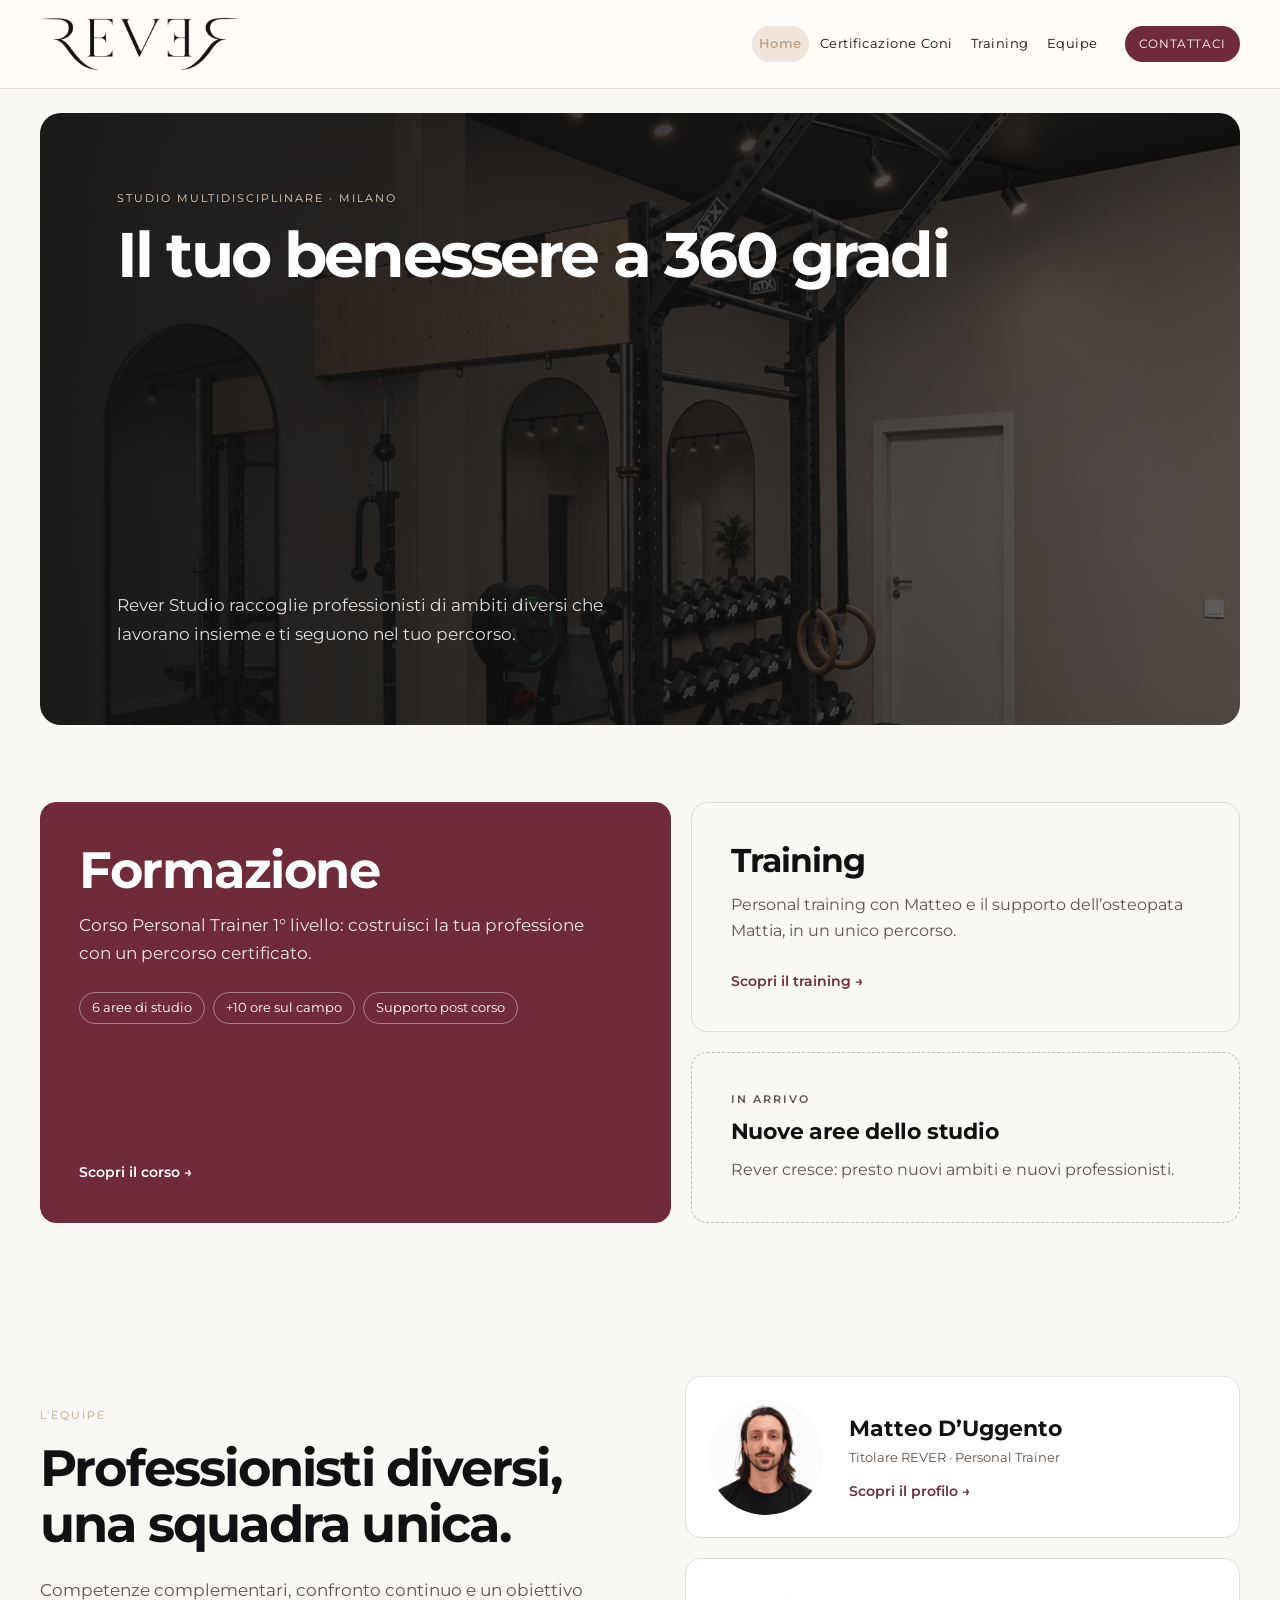
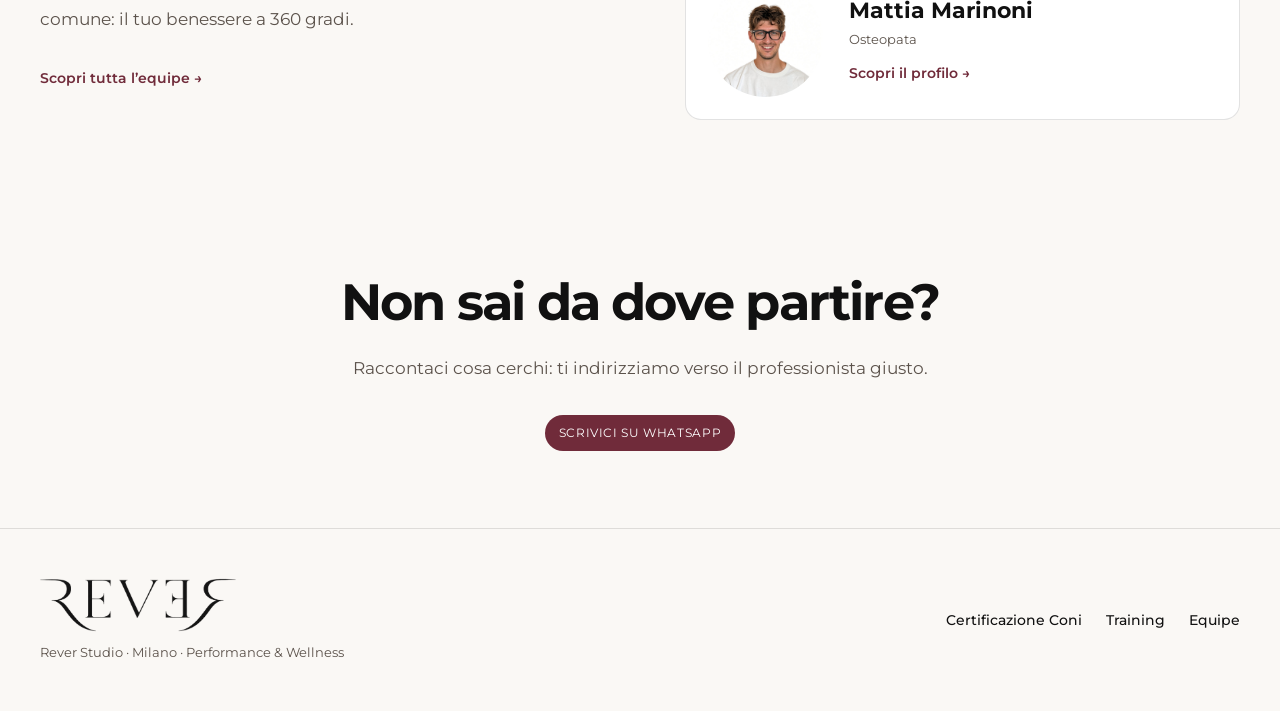
<file: index.html>
<!DOCTYPE html>
<html lang="it">
<head>
  <meta charset="UTF-8" />
  <meta name="viewport" content="width=device-width, initial-scale=1" />
  <title>Studio Rever — Equipe multidisciplinare a Milano</title>
  <meta name="description" content="Rever Studio a Milano: un’equipe multidisciplinare tra formazione certificata CONI, personal training e osteopatia." />
  <link rel="icon" type="image/svg+xml" href="images/favicon.svg" />
  <link rel="preconnect" href="https://fonts.googleapis.com" />
  <link rel="preconnect" href="https://fonts.gstatic.com" crossorigin />
  <link href="https://fonts.googleapis.com/css2?family=Montserrat:wght@400;500;600;700" rel="stylesheet" />
  <link rel="stylesheet" href="css/style.css" />
</head>
<body>
  <header class="nav">
    <div class="nav-bar">
      <a class="brand" href="#top">
        <span class="brand-logo" role="img" aria-label="Rever"><img src="images/rever-logo.png" alt="" /></span>
      </a>
      <nav class="nav-links" aria-label="Principale">
        <a href="index.html" class="active" aria-current="page">Home</a>
        <a href="formazione.html">Certificazione Coni</a>
        <a href="training.html">Training</a>
        <a href="index.html#salute" hidden>Salute</a>
        <a href="index.html#beauty" hidden>Beauty</a>
        <a href="equipe.html">Equipe</a>
        <a href="index.html#approfondimenti" hidden>Approfondimenti</a>
      </nav>
      <div class="nav-actions">
        <a class="cta" href="https://wa.me/39XXXXXXXXXX" target="_blank" rel="noopener">Contattaci</a>
        <button class="nav-toggle" type="button" aria-label="Apri menu" aria-expanded="false">
          <span></span><span></span>
        </button>
      </div>
    </div>
    <nav class="nav-mobile" hidden aria-label="Mobile">
      <a href="index.html" class="active" aria-current="page">Home</a>
      <a href="formazione.html">Certificazione Coni</a>
      <a href="training.html">Training</a>
      <a href="index.html#salute" hidden>Salute</a>
      <a href="index.html#beauty" hidden>Beauty</a>
      <a href="equipe.html">Equipe</a>
      <a href="index.html#approfondimenti" hidden>Approfondimenti</a>
      <a class="cta" href="https://wa.me/39XXXXXXXXXX" target="_blank" rel="noopener">Contattaci</a>
    </nav>
  </header>

  <main id="top" class="home">
    <section class="home-hero">
      <div class="home-hero-copy">
        <p class="eyebrow">Studio multidisciplinare · Milano</p>
        <h1>Il tuo benessere a 360 gradi</h1>
        <p class="home-lead">Rever Studio raccoglie professionisti di ambiti diversi che lavorano insieme e ti seguono nel tuo percorso.</p>
      </div>
    </section>

    <section id="aree" class="home-section home-areas-section" aria-label="Le nostre aree">
      <div class="home-container">
        <div class="home-doors">
          <a id="formazione" class="home-door home-door-featured" href="formazione.html">
            <h3>Formazione</h3>
            <p>Corso Personal Trainer 1° livello: costruisci la tua professione con un percorso certificato.</p>
            <ul class="home-facts">
              <li>6 aree di studio</li>
              <li>+10 ore sul campo</li>
              <li>Supporto post corso</li>
            </ul>
            <span class="home-more">Scopri il corso <span aria-hidden="true">→</span></span>
          </a>
          <a id="training" class="home-door" href="training.html">
            <h3>Training</h3>
            <p>Personal training con Matteo e il supporto dell’osteopata Mattia, in un unico percorso.</p>
            <span class="home-more">Scopri il training <span aria-hidden="true">→</span></span>
          </a>
          <div class="home-door home-door-soon">
            <span class="home-soon-label">In arrivo</span>
            <h3>Nuove aree dello studio</h3>
            <p>Rever cresce: presto nuovi ambiti e nuovi professionisti.</p>
          </div>
        </div>
      </div>
    </section>

    <section id="salute" class="block teaser service-section" hidden><div class="container"><h2>Salute</h2><p class="lead">Contenuti in preparazione.</p></div></section>
    <section id="beauty" class="block teaser service-section" hidden><div class="container"><h2>Beauty</h2><p class="lead">Contenuti in preparazione.</p></div></section>

    <section id="equipe" class="home-section home-team" aria-labelledby="equipe-title">
      <div class="home-container">
        <div class="home-team-layout">
          <div>
            <p class="eyebrow">L’equipe</p>
            <h2 id="equipe-title">Professionisti diversi, una squadra unica.</h2>
            <p class="home-team-lead">Competenze complementari, confronto continuo e un obiettivo comune: il tuo benessere a 360 gradi.</p>
            <a class="home-secondary" href="equipe.html">Scopri tutta l’equipe <span aria-hidden="true">→</span></a>
          </div>
          <div class="home-people">
            <a class="home-person" href="equipe.html#matteo-name">
              <img class="home-person-matteo" src="images/matteo-ritratto-barba.png" alt="" />
              <span><strong>Matteo D’Uggento</strong><small>Titolare REVER · Personal Trainer</small><span class="home-more">Scopri il profilo <span aria-hidden="true">→</span></span></span>
            </a>
            <a class="home-person" href="equipe.html#mattia-name">
              <img class="home-person-mattia" src="images/mattia-marinoni.jpg" alt="" />
              <span><strong>Mattia Marinoni</strong><small>Osteopata</small><span class="home-more">Scopri il profilo <span aria-hidden="true">→</span></span></span>
            </a>
          </div>
        </div>
      </div>
    </section>

    <section id="contatti" class="home-section home-contact" aria-labelledby="contatti-title">
      <div class="home-container">
        <h2 id="contatti-title">Non sai da dove partire?</h2>
        <p>Raccontaci cosa cerchi: ti indirizziamo verso il professionista giusto.</p>
        <a class="cta" href="https://wa.me/39XXXXXXXXXX" target="_blank" rel="noopener">Scrivici su WhatsApp</a>
      </div>
    </section>

    <section id="approfondimenti" class="block teaser service-section" hidden><div class="container"><h2>Approfondimenti</h2><p class="lead">Contenuti in preparazione.</p></div></section>
  </main>

  <footer class="home-footer">
    <div class="home-container home-footer-layout">
      <div class="home-footer-brand">
        <span class="brand-logo" role="img" aria-label="Rever"><img src="images/rever-logo.png" alt="" /></span>
        <p>Rever Studio · Milano · Performance &amp; Wellness</p>
      </div>
      <nav aria-label="Footer">
        <a href="formazione.html">Certificazione Coni</a>
        <a href="training.html">Training</a>
        <a href="equipe.html">Equipe</a>
      </nav>
    </div>
  </footer>
  <script src="js/main.js"></script>
</body>
</html>
</file>
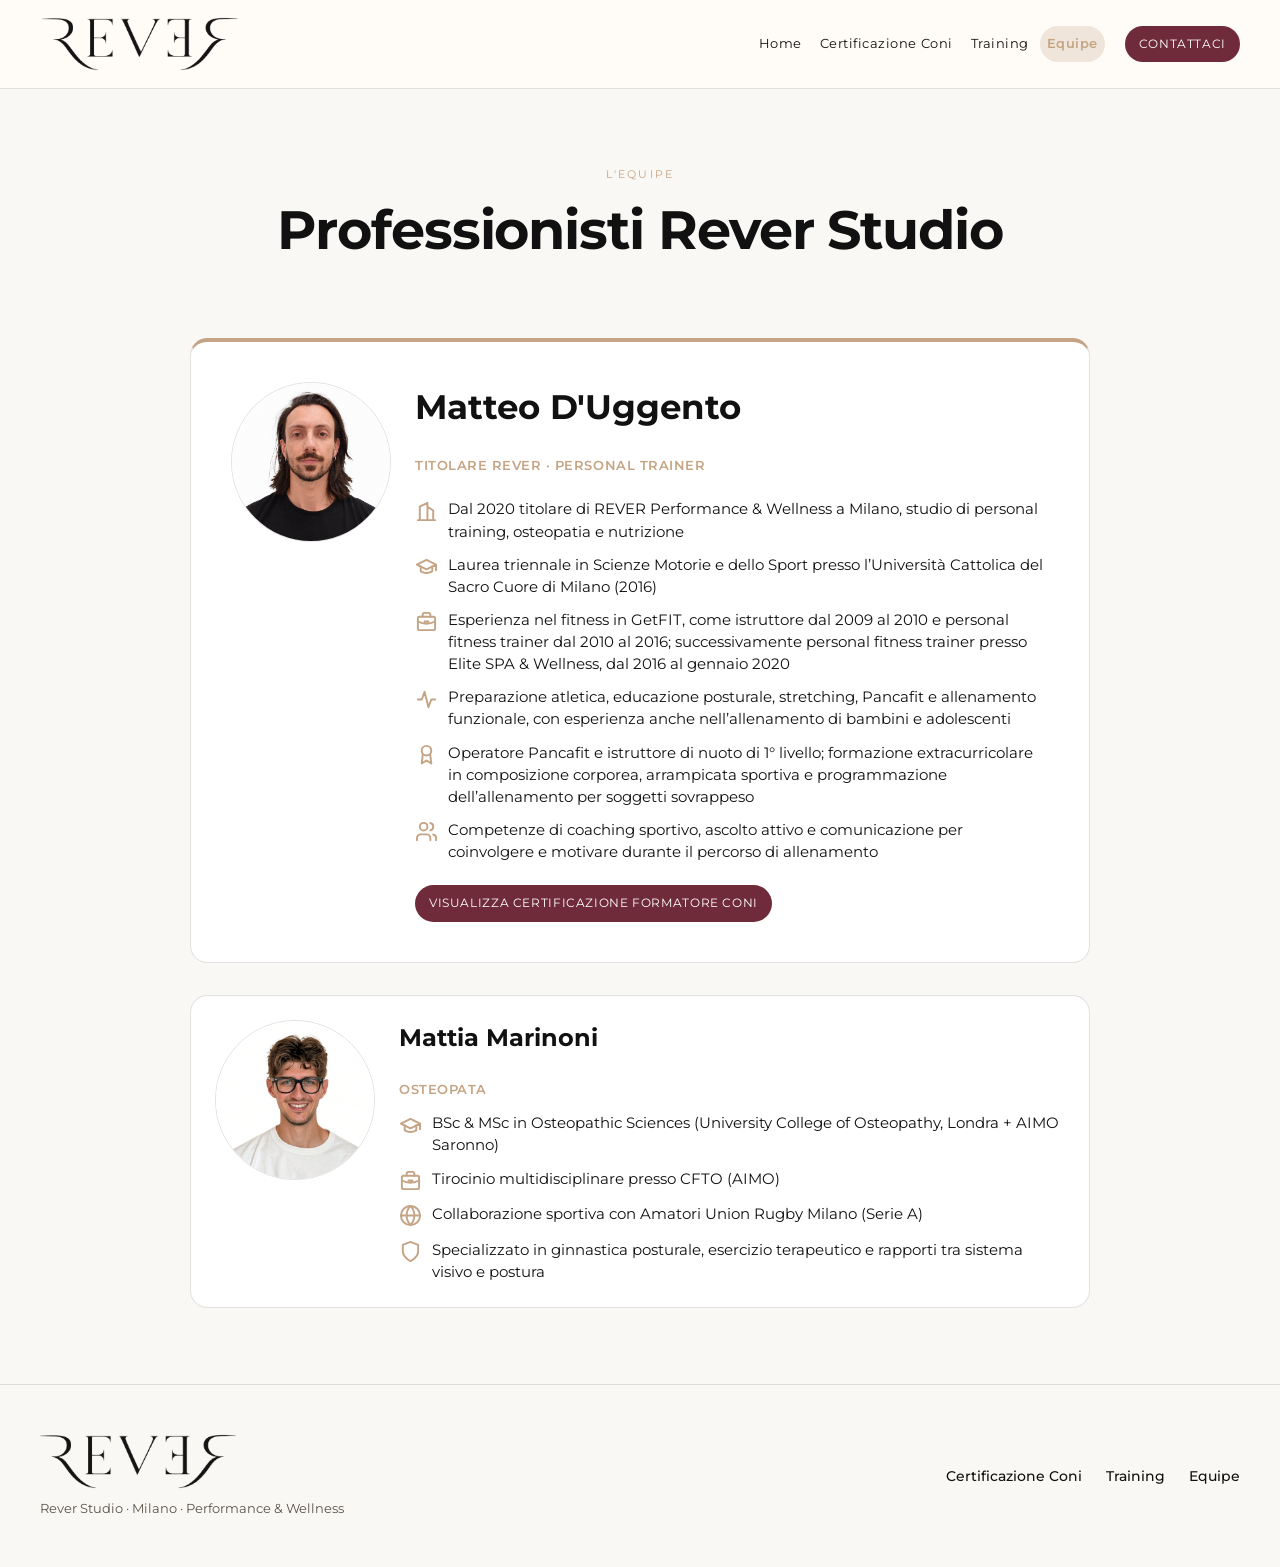
<file: equipe.html>
<!DOCTYPE html>
<html lang="it">
<head>
  <meta charset="UTF-8" />
  <meta name="viewport" content="width=device-width, initial-scale=1" />
  <title>L'Equipe — Studio Rever</title>
  <meta name="description" content="Il team di Studio Rever: Matteo D’Uggento, titolare e personal trainer, e Mattia Marinoni, osteopata." />
  <link rel="icon" type="image/svg+xml" href="images/favicon.svg" />
  <link rel="preconnect" href="https://fonts.googleapis.com" />
  <link rel="preconnect" href="https://fonts.gstatic.com" crossorigin />
  <link href="https://fonts.googleapis.com/css2?family=Montserrat:wght@400;500;600;700&display=swap" rel="stylesheet" />
  <link rel="stylesheet" href="css/style.css" />
</head>
<body>
  <header class="nav">
    <div class="nav-bar">
      <a class="brand" href="index.html">
        <span class="brand-logo" role="img" aria-label="Rever"><img src="images/rever-logo.png" alt="" /></span>
      </a>
      <nav class="nav-links" aria-label="Principale">
        <a href="index.html">Home</a>
        <a href="formazione.html">Certificazione Coni</a>
        <a href="training.html">Training</a>
        <a href="index.html#salute" hidden>Salute</a>
        <a href="index.html#beauty" hidden>Beauty</a>
        <a href="equipe.html" class="active" aria-current="page">Equipe</a>
        <a href="index.html#approfondimenti" hidden>Approfondimenti</a>
      </nav>
      <div class="nav-actions">
        <a class="cta" href="https://wa.me/39XXXXXXXXXX" target="_blank" rel="noopener">Contattaci</a>
        <button class="nav-toggle" type="button" aria-label="Apri menu" aria-expanded="false">
          <span></span><span></span>
        </button>
      </div>
    </div>
    <nav class="nav-mobile" hidden aria-label="Mobile">
      <a href="index.html">Home</a>
      <a href="formazione.html">Certificazione Coni</a>
      <a href="training.html">Training</a>
      <a href="index.html#salute" hidden>Salute</a>
      <a href="index.html#beauty" hidden>Beauty</a>
      <a href="equipe.html" class="active" aria-current="page">Equipe</a>
      <a href="index.html#approfondimenti" hidden>Approfondimenti</a>
      <a class="cta" href="https://wa.me/39XXXXXXXXXX" target="_blank" rel="noopener">Contattaci</a>
    </nav>
  </header>

  <main>
    <section class="page-hero">
      <p class="eyebrow">L'Equipe</p>
      <h1>Professionisti Rever Studio</h1>
    </section>

    <section class="equipe">
      <div class="container">
        <article class="member member-owner" aria-labelledby="matteo-name">
          <img class="matteo-portrait" src="images/matteo-ritratto-barba.png" alt="Matteo D’Uggento" />
          <div class="member-info">
            <h2 id="matteo-name">Matteo D'Uggento</h2>
            <p class="role">Titolare REVER · Personal Trainer</p>
            <ul class="cv-list">
              <li><svg class="icon" aria-hidden="true" focusable="false" viewBox="0 0 24 24" width="20" height="20" fill="none" stroke="currentColor" stroke-width="2" stroke-linecap="round" stroke-linejoin="round"><path d="M3 21h18M5 21V7l8-4v18M19 21V11l-6-4"/></svg><span>Dal 2020 titolare di REVER Performance &amp; Wellness a Milano, studio di personal training, osteopatia e nutrizione</span></li>
              <li><svg class="icon" aria-hidden="true" focusable="false" viewBox="0 0 24 24" width="20" height="20" fill="none" stroke="currentColor" stroke-width="2" stroke-linecap="round" stroke-linejoin="round"><path d="M22 10v6M2 10l10-5 10 5-10 5z"/><path d="M6 12v5c3 1.7 6 1.7 6 1.7s3 0 6-1.7v-5"/></svg><span>Laurea triennale in Scienze Motorie e dello Sport presso l’Università Cattolica del Sacro Cuore di Milano (2016)</span></li>
              <li><svg class="icon" aria-hidden="true" focusable="false" viewBox="0 0 24 24" width="20" height="20" fill="none" stroke="currentColor" stroke-width="2" stroke-linecap="round" stroke-linejoin="round"><rect x="3" y="7" width="18" height="14" rx="2"/><path d="M8 7V5a2 2 0 0 1 2-2h4a2 2 0 0 1 2 2v2M3 12a20 20 0 0 0 18 0M10 12h4"/></svg><span>Esperienza nel fitness in GetFIT, come istruttore dal 2009 al 2010 e personal fitness trainer dal 2010 al 2016; successivamente personal fitness trainer presso Elite SPA &amp; Wellness, dal 2016 al gennaio 2020</span></li>
              <li><svg class="icon" aria-hidden="true" focusable="false" viewBox="0 0 24 24" width="20" height="20" fill="none" stroke="currentColor" stroke-width="2" stroke-linecap="round" stroke-linejoin="round"><path d="M3 12h4l3-8 4 16 3-8h4"/></svg><span>Preparazione atletica, educazione posturale, stretching, Pancafit e allenamento funzionale, con esperienza anche nell’allenamento di bambini e adolescenti</span></li>
              <li><svg class="icon" aria-hidden="true" focusable="false" viewBox="0 0 24 24" width="20" height="20" fill="none" stroke="currentColor" stroke-width="2" stroke-linecap="round" stroke-linejoin="round"><circle cx="12" cy="8" r="5"/><path d="m8.2 11.3-1.2 10 5-3 5 3-1.2-10"/></svg><span>Operatore Pancafit e istruttore di nuoto di 1° livello; formazione extracurricolare in composizione corporea, arrampicata sportiva e programmazione dell’allenamento per soggetti sovrappeso</span></li>
              <li><svg class="icon" aria-hidden="true" focusable="false" viewBox="0 0 24 24" width="20" height="20" fill="none" stroke="currentColor" stroke-width="2" stroke-linecap="round" stroke-linejoin="round"><path d="M16 21v-2a4 4 0 0 0-4-4H6a4 4 0 0 0-4 4v2M22 21v-2a4 4 0 0 0-3-3.87"/><circle cx="9" cy="7" r="4"/><path d="M16 3.13a4 4 0 0 1 0 7.75"/></svg><span>Competenze di coaching sportivo, ascolto attivo e comunicazione per coinvolgere e motivare durante il percorso di allenamento</span></li>
            </ul>
            <a class="cta member-document" href="documenti/matteo-duggento-diploma-asi.pdf" target="_blank" rel="noopener" data-pdf-viewer data-pdf-title="Certificazione formatore CONI" aria-haspopup="dialog">Visualizza certificazione formatore CONI</a>
          </div>
        </article>

        <article class="member">
          <span class="marinoni-frame"><img src="images/mattia-marinoni.jpg" alt="Mattia Marinoni" /></span>
          <div class="member-info">
            <h2 id="mattia-name">Mattia Marinoni</h2>
            <p class="role">Osteopata</p>
            <ul class="cv-list">
              <li><svg class="icon" viewBox="0 0 24 24" width="20" height="20" fill="none" stroke="currentColor" stroke-width="2" stroke-linecap="round" stroke-linejoin="round"><path d="M22 10v6M2 10l10-5 10 5-10 5z"/><path d="M6 12v5c3 1.7 6 1.7 6 1.7s3 0 6-1.7v-5"/></svg> BSc & MSc in Osteopathic Sciences (University College of Osteopathy, Londra + AIMO Saronno)</li>
              <li><svg class="icon" viewBox="0 0 24 24" width="20" height="20" fill="none" stroke="currentColor" stroke-width="2" stroke-linecap="round" stroke-linejoin="round"><rect x="3" y="7" width="18" height="14" rx="2"/><path d="M8 7V5a2 2 0 0 1 2-2h4a2 2 0 0 1 2 2v2M3 12a20 20 0 0 0 18 0M10 12h4"/></svg> Tirocinio multidisciplinare presso CFTO (AIMO)</li>
              <li><svg class="icon" viewBox="0 0 24 24" width="20" height="20" fill="none" stroke="currentColor" stroke-width="2" stroke-linecap="round" stroke-linejoin="round"><circle cx="12" cy="12" r="10"/><path d="M12 2a14.5 14.5 0 0 0 0 20 14.5 14.5 0 0 0 0-20"/><path d="M2 12h20"/></svg> Collaborazione sportiva con Amatori Union Rugby Milano (Serie A)</li>
              <li><svg class="icon" viewBox="0 0 24 24" width="20" height="20" fill="none" stroke="currentColor" stroke-width="2" stroke-linecap="round" stroke-linejoin="round"><path d="M12 22s8-4 8-10V5l-8-3-8 3v7c0 6 8 10 8 10z"/></svg> Specializzato in ginnastica posturale, esercizio terapeutico e rapporti tra sistema visivo e postura</li>
            </ul>
          </div>
        </article>
      </div>
    </section>
  </main>
  <footer class="home-footer">
    <div class="home-container home-footer-layout">
      <div class="home-footer-brand">
        <span class="brand-logo" role="img" aria-label="Rever"><img src="images/rever-logo.png" alt="" /></span>
        <p>Rever Studio · Milano · Performance &amp; Wellness</p>
      </div>
      <nav aria-label="Footer">
        <a href="formazione.html">Certificazione Coni</a>
        <a href="training.html">Training</a>
        <a href="equipe.html">Equipe</a>
      </nav>
    </div>
  </footer>
  <script src="js/main.js"></script>
</body>
</html>
</file>
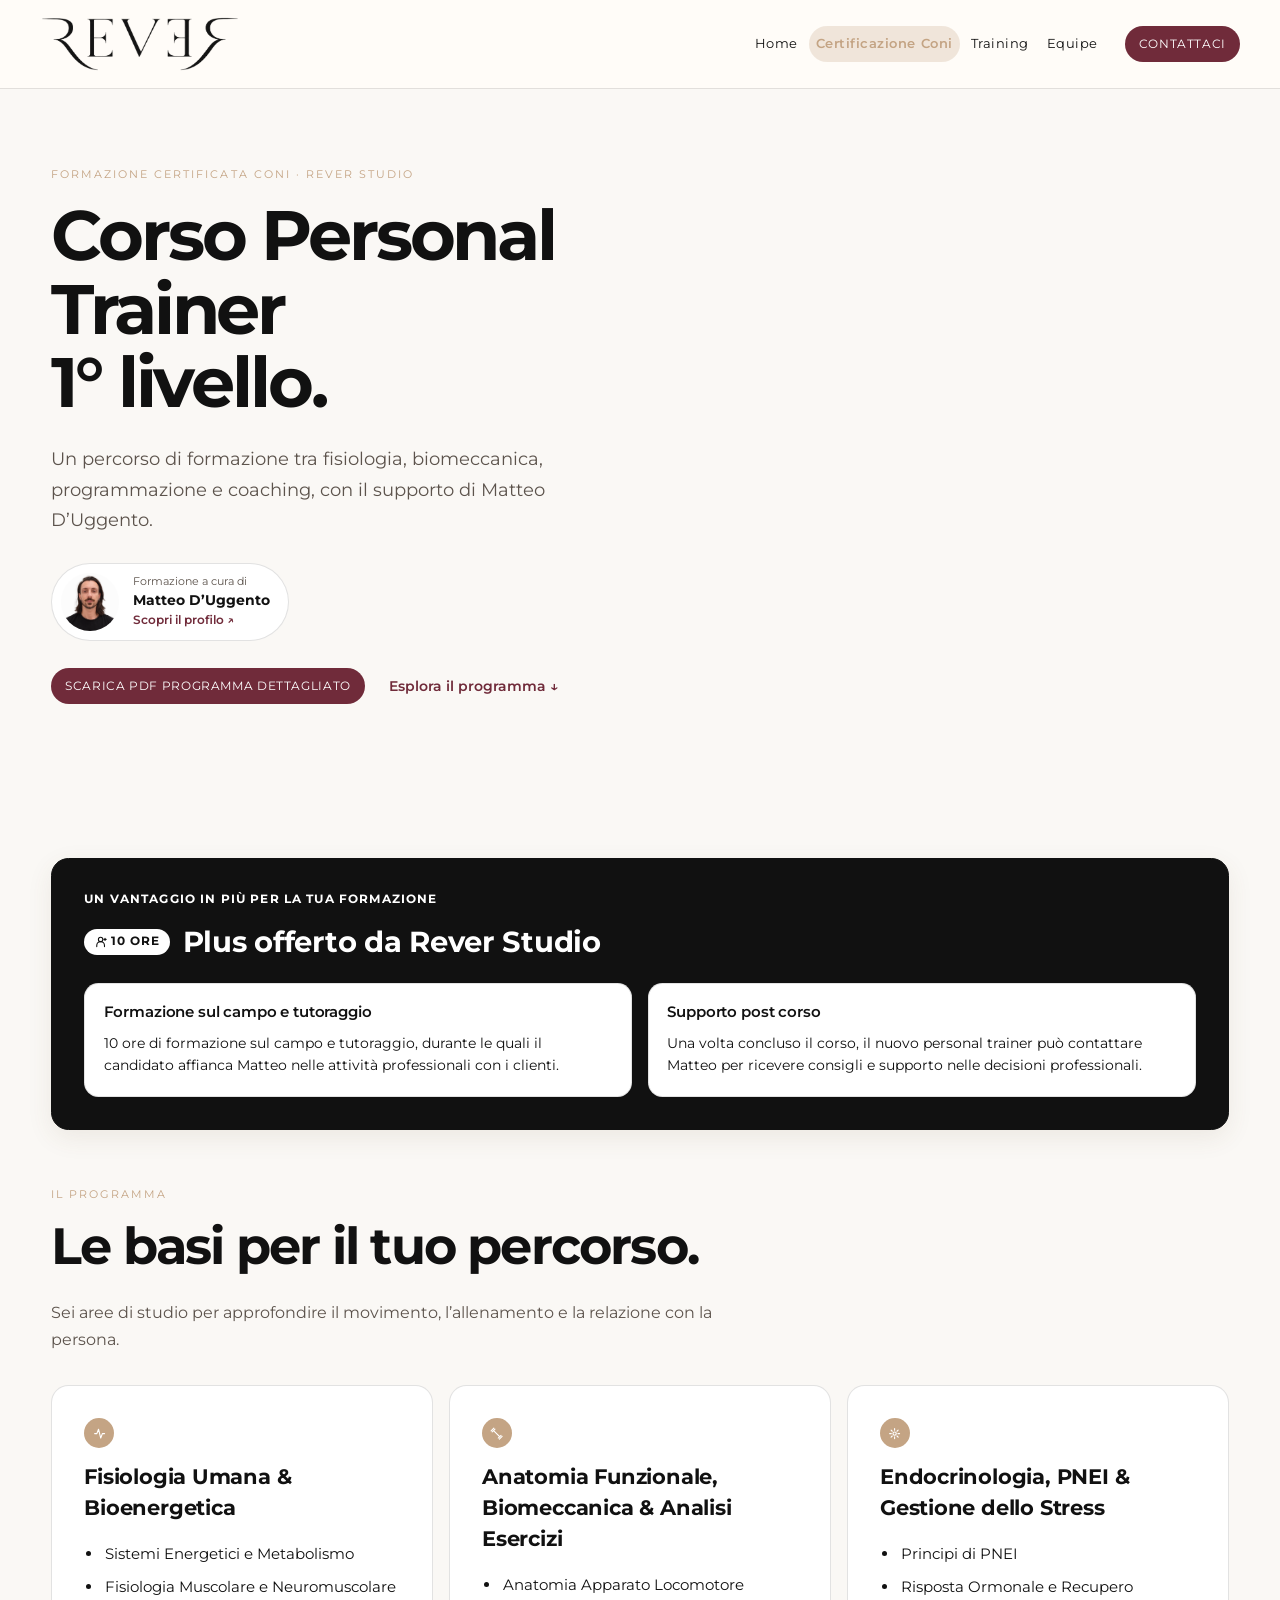
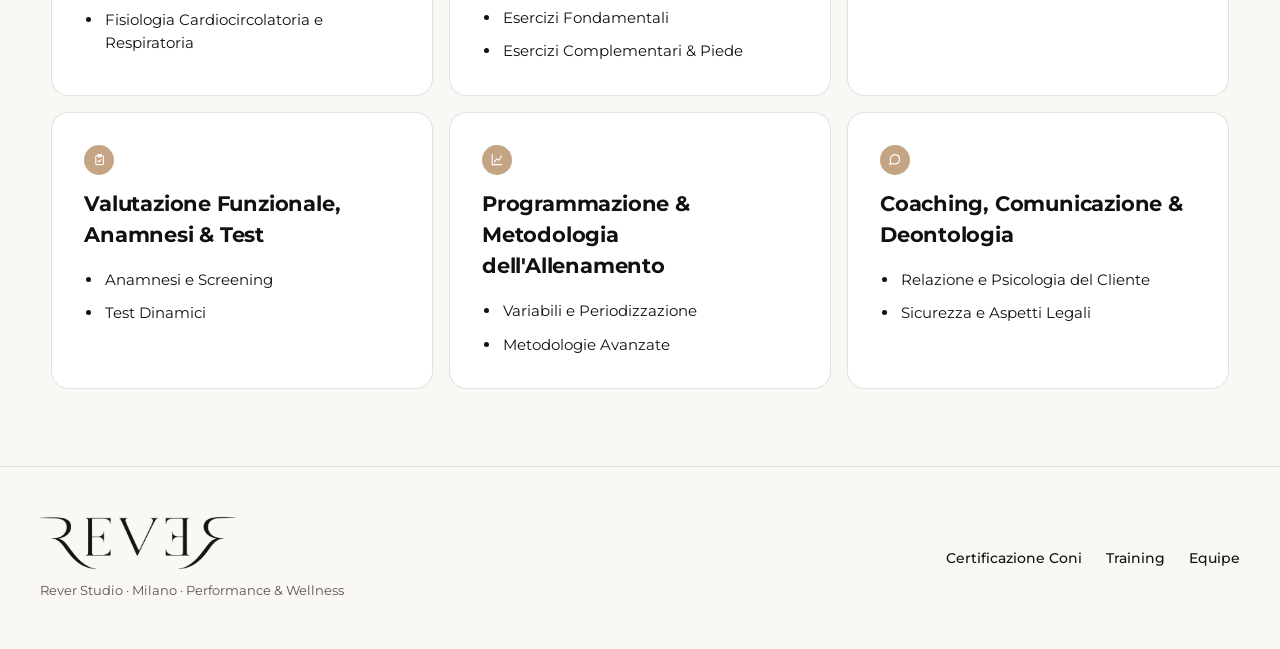
<file: formazione.html>
<!DOCTYPE html>
<html lang="it">
<head>
  <meta charset="UTF-8" />
  <meta name="viewport" content="width=device-width, initial-scale=1" />
  <title>Formazione CONI — Corso PT 1° livello | Studio Rever</title>
  <meta name="description" content="Programma completo del corso Personal Trainer 1° livello certificato CONI di Studio Rever." />
  <link rel="icon" type="image/svg+xml" href="images/favicon.svg" />
  <link rel="preconnect" href="https://fonts.googleapis.com" />
  <link rel="preconnect" href="https://fonts.gstatic.com" crossorigin />
  <link href="https://fonts.googleapis.com/css2?family=Montserrat:wght@400;500;600;700&display=swap" rel="stylesheet" />
  <link rel="stylesheet" href="css/style.css" />
</head>
<body>
  <header class="nav">
    <div class="nav-bar">
      <a class="brand" href="index.html">
        <span class="brand-logo" role="img" aria-label="Rever"><img src="images/rever-logo.png" alt="" /></span>
      </a>
      <nav class="nav-links" aria-label="Principale">
        <a href="index.html">Home</a>
        <a href="formazione.html" class="active" aria-current="page">Certificazione Coni</a>
        <a href="training.html">Training</a>
        <a href="index.html#salute" hidden>Salute</a>
        <a href="index.html#beauty" hidden>Beauty</a>
        <a href="equipe.html">Equipe</a>
        <a href="index.html#approfondimenti" hidden>Approfondimenti</a>
      </nav>
      <div class="nav-actions">
        <a class="cta" href="https://wa.me/39XXXXXXXXXX" target="_blank" rel="noopener">Contattaci</a>
        <button class="nav-toggle" type="button" aria-label="Apri menu" aria-expanded="false">
          <span></span><span></span>
        </button>
      </div>
    </div>
    <nav class="nav-mobile" hidden aria-label="Mobile">
      <a href="index.html">Home</a>
      <a href="formazione.html" class="active" aria-current="page">Certificazione Coni</a>
      <a href="training.html">Training</a>
      <a href="index.html#salute" hidden>Salute</a>
      <a href="index.html#beauty" hidden>Beauty</a>
      <a href="equipe.html">Equipe</a>
      <a href="index.html#approfondimenti" hidden>Approfondimenti</a>
      <a class="cta" href="https://wa.me/39XXXXXXXXXX" target="_blank" rel="noopener">Contattaci</a>
    </nav>
  </header>

  <main class="cert-page">
    <section class="cert-intro">
      <div class="cert-intro-copy">
        <p class="eyebrow">Formazione certificata CONI · Rever Studio</p>
        <h1>Corso Personal Trainer <span>1° livello.</span></h1>
        <p class="cert-lead">Un percorso di formazione tra fisiologia, biomeccanica, programmazione e coaching, con il supporto di Matteo D’Uggento.</p>
        <a class="training-coach" href="equipe.html#matteo-name" aria-label="Formazione a cura di Matteo D’Uggento: scopri il suo profilo nell’équipe">
          <img src="images/matteo-ritratto-barba.png" alt="" />
          <span><small>Formazione a cura di</small><strong>Matteo D’Uggento</strong><span class="training-link">Scopri il profilo <span aria-hidden="true">↗</span></span></span>
        </a>
        <div class="cert-actions"><a class="cta" href="documenti/programma-dettagliato.pdf" download>Scarica PDF Programma Dettagliato</a><a class="cert-program-link" href="#programma">Esplora il programma <span aria-hidden="true">↓</span></a></div>
      </div>
    </section>

    <section class="programma" id="programma">
      <div class="container">
        <article class="modulo modulo-plus">
          <p class="plus-eyebrow">Un vantaggio in più per la tua formazione</p>
          <header>
            <span class="ore ore-plus"><svg class="icon" aria-hidden="true" focusable="false" viewBox="0 0 24 24" width="16" height="16" fill="none" stroke="currentColor" stroke-width="2" stroke-linecap="round" stroke-linejoin="round"><circle cx="12" cy="8" r="4"/><path d="M5 21v-2a7 7 0 0 1 14 0v2M18 8h4M20 6v4"/></svg> 10 ore</span>
            <h2>Plus offerto da Rever Studio</h2>
          </header>
          <div class="rami">
            <div class="ramo">
              <h3>Formazione sul campo e tutoraggio</h3>
              <p>10 ore di formazione sul campo e tutoraggio, durante le quali il candidato affianca Matteo nelle attività professionali con i clienti.</p>
            </div>
            <div class="ramo">
              <h3>Supporto post corso</h3>
              <p>Una volta concluso il corso, il nuovo personal trainer può contattare Matteo per ricevere consigli e supporto nelle decisioni professionali.</p>
            </div>
          </div>
        </article>

        <div class="cert-chapters-heading"><p class="eyebrow">Il programma</p><h2>Le basi per il tuo percorso.</h2><p>Sei aree di studio per approfondire il movimento, l’allenamento e la relazione con la persona.</p></div>
        <div class="chapter-cards">
        <article class="modulo">
          <header>
            <span class="ore"><svg class="icon" aria-hidden="true" focusable="false" viewBox="0 0 24 24" width="16" height="16" fill="none" stroke="currentColor" stroke-width="2" stroke-linecap="round" stroke-linejoin="round"><path d="M3 12h4l3-8 4 16 3-8h4"/></svg></span>
            <h2>Fisiologia Umana & Bioenergetica</h2>
          </header>
          <ul class="chapter-list">
            <li>Sistemi Energetici e Metabolismo</li>
            <li>Fisiologia Muscolare e Neuromuscolare</li>
            <li>Fisiologia Cardiocircolatoria e Respiratoria</li>
          </ul>
        </article>

        <article class="modulo">
          <header>
            <span class="ore"><svg class="icon" aria-hidden="true" focusable="false" viewBox="0 0 24 24" width="16" height="16" fill="none" stroke="currentColor" stroke-width="2" stroke-linecap="round" stroke-linejoin="round"><path d="m6.5 6.5 11 11M4 9l5-5M15 20l5-5M2 7l5-5M17 22l5-5"/></svg></span>
            <h2>Anatomia Funzionale, Biomeccanica & Analisi Esercizi</h2>
          </header>
          <ul class="chapter-list">
            <li>Anatomia Apparato Locomotore</li>
            <li>Esercizi Fondamentali</li>
            <li>Esercizi Complementari & Piede</li>
          </ul>
        </article>

        <article class="modulo">
          <header>
            <span class="ore"><svg class="icon" aria-hidden="true" focusable="false" viewBox="0 0 24 24" width="16" height="16" fill="none" stroke="currentColor" stroke-width="2" stroke-linecap="round" stroke-linejoin="round"><path d="M12 3v3M5.6 5.6l2.1 2.1M3 12h3M5.6 18.4l2.1-2.1M12 18v3M16.3 16.3l2.1 2.1M18 12h3M16.3 7.7l2.1-2.1"/><circle cx="12" cy="12" r="3"/></svg></span>
            <h2>Endocrinologia, PNEI & Gestione dello Stress</h2>
          </header>
          <ul class="chapter-list">
            <li>Principi di PNEI</li>
            <li>Risposta Ormonale e Recupero</li>
          </ul>
        </article>

        <article class="modulo">
          <header>
            <span class="ore"><svg class="icon" aria-hidden="true" focusable="false" viewBox="0 0 24 24" width="16" height="16" fill="none" stroke="currentColor" stroke-width="2" stroke-linecap="round" stroke-linejoin="round"><rect x="5" y="5" width="14" height="16" rx="2"/><rect x="9" y="3" width="6" height="4" rx="1"/><path d="m9 14 2 2 4-4"/></svg></span>
            <h2>Valutazione Funzionale, Anamnesi & Test</h2>
          </header>
          <ul class="chapter-list">
            <li>Anamnesi e Screening</li>
            <li>Test Dinamici</li>
          </ul>
        </article>

        <article class="modulo">
          <header>
            <span class="ore"><svg class="icon" aria-hidden="true" focusable="false" viewBox="0 0 24 24" width="16" height="16" fill="none" stroke="currentColor" stroke-width="2" stroke-linecap="round" stroke-linejoin="round"><path d="M4 21V3M4 21h17M8 16l4-5 4 2 5-8"/></svg></span>
            <h2>Programmazione & Metodologia dell'Allenamento</h2>
          </header>
          <ul class="chapter-list">
            <li>Variabili e Periodizzazione</li>
            <li>Metodologie Avanzate</li>
          </ul>
        </article>

        <article class="modulo">
          <header>
            <span class="ore"><svg class="icon" aria-hidden="true" focusable="false" viewBox="0 0 24 24" width="16" height="16" fill="none" stroke="currentColor" stroke-width="2" stroke-linecap="round" stroke-linejoin="round"><path d="M21 11.5a8.4 8.4 0 0 1-.9 3.8 8.5 8.5 0 0 1-7.6 4.7 8.4 8.4 0 0 1-3.8-.9L3 21l1.9-5.7a8.4 8.4 0 0 1-.9-3.8 8.5 8.5 0 0 1 4.7-7.6 8.4 8.4 0 0 1 3.8-.9H13a8.5 8.5 0 0 1 8 8v.5Z"/></svg></span>
            <h2>Coaching, Comunicazione & Deontologia</h2>
          </header>
          <ul class="chapter-list">
            <li>Relazione e Psicologia del Cliente</li>
            <li>Sicurezza e Aspetti Legali</li>
          </ul>
        </article>
        </div>
      </div>
    </section>
  </main>
  <footer class="home-footer">
    <div class="home-container home-footer-layout">
      <div class="home-footer-brand">
        <span class="brand-logo" role="img" aria-label="Rever"><img src="images/rever-logo.png" alt="" /></span>
        <p>Rever Studio · Milano · Performance &amp; Wellness</p>
      </div>
      <nav aria-label="Footer">
        <a href="formazione.html">Certificazione Coni</a>
        <a href="training.html">Training</a>
        <a href="equipe.html">Equipe</a>
      </nav>
    </div>
  </footer>
  <script src="js/main.js"></script>
</body>
</html>
</file>
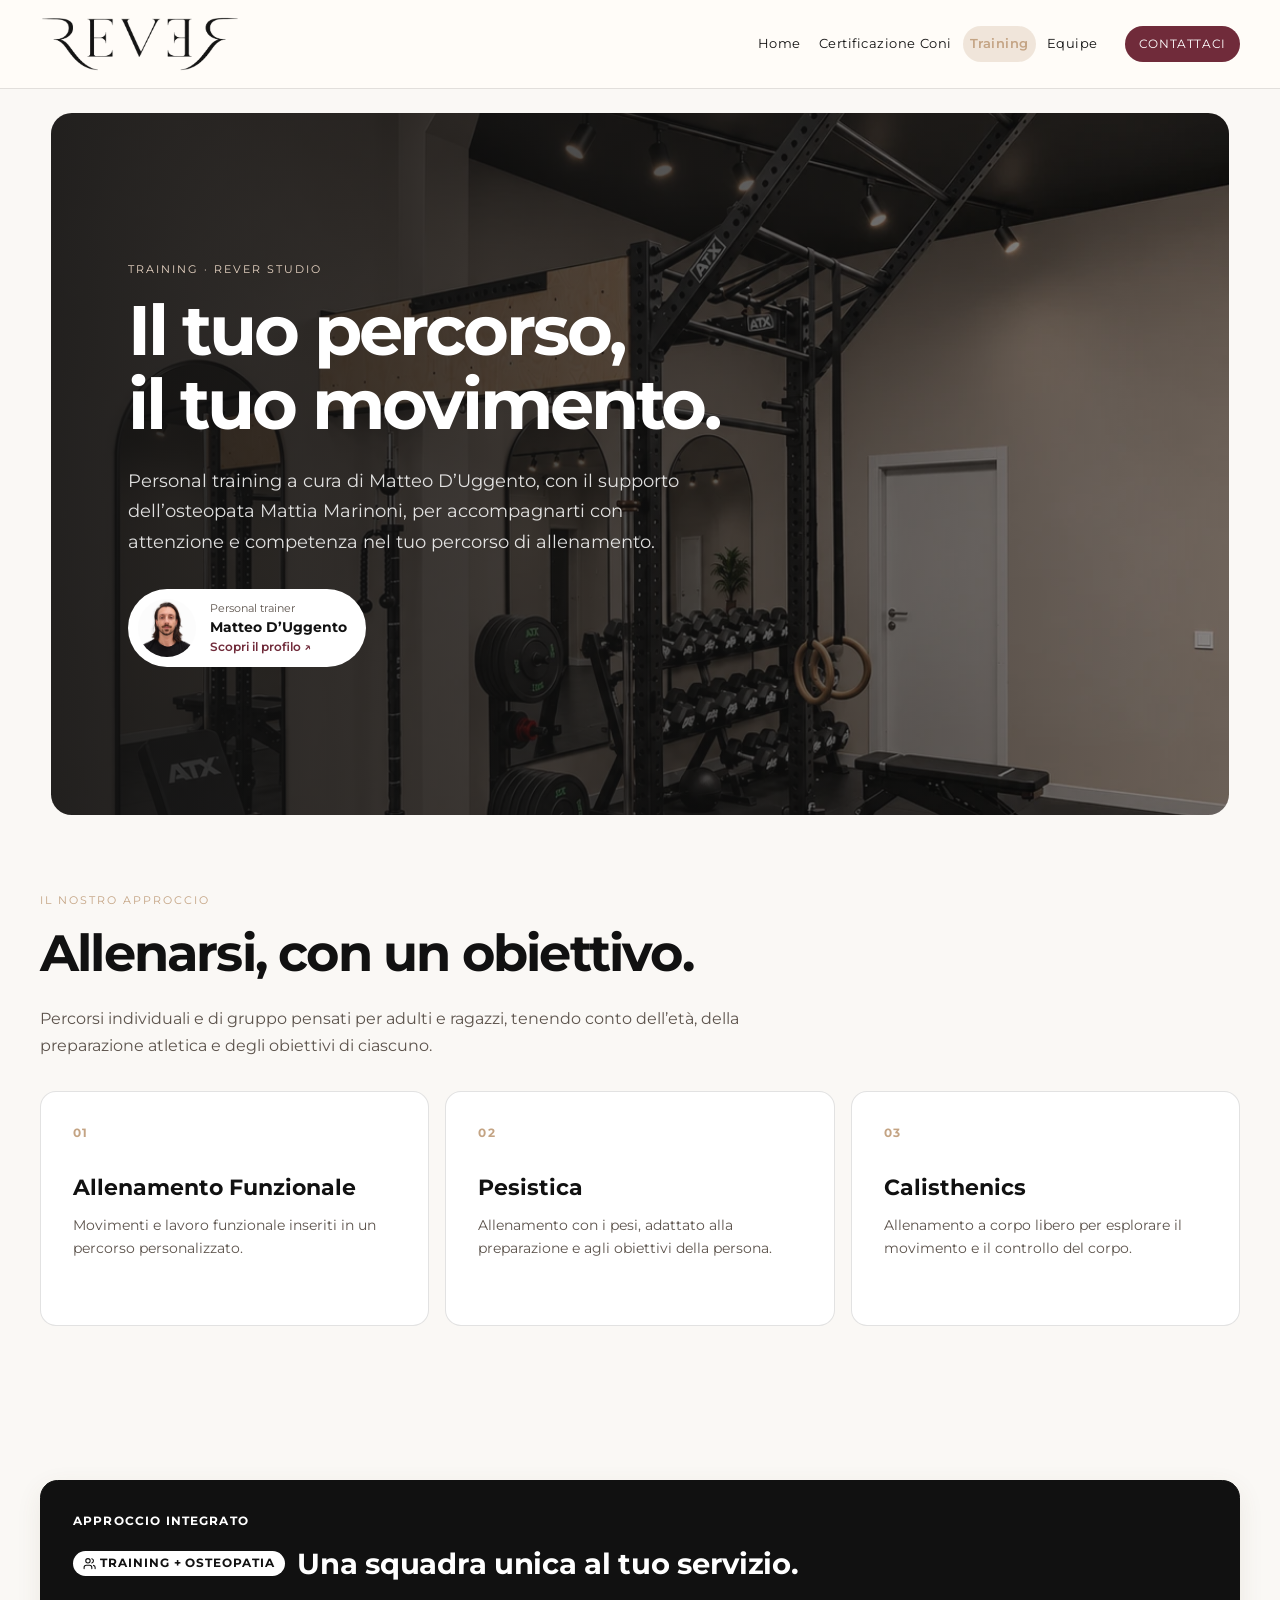
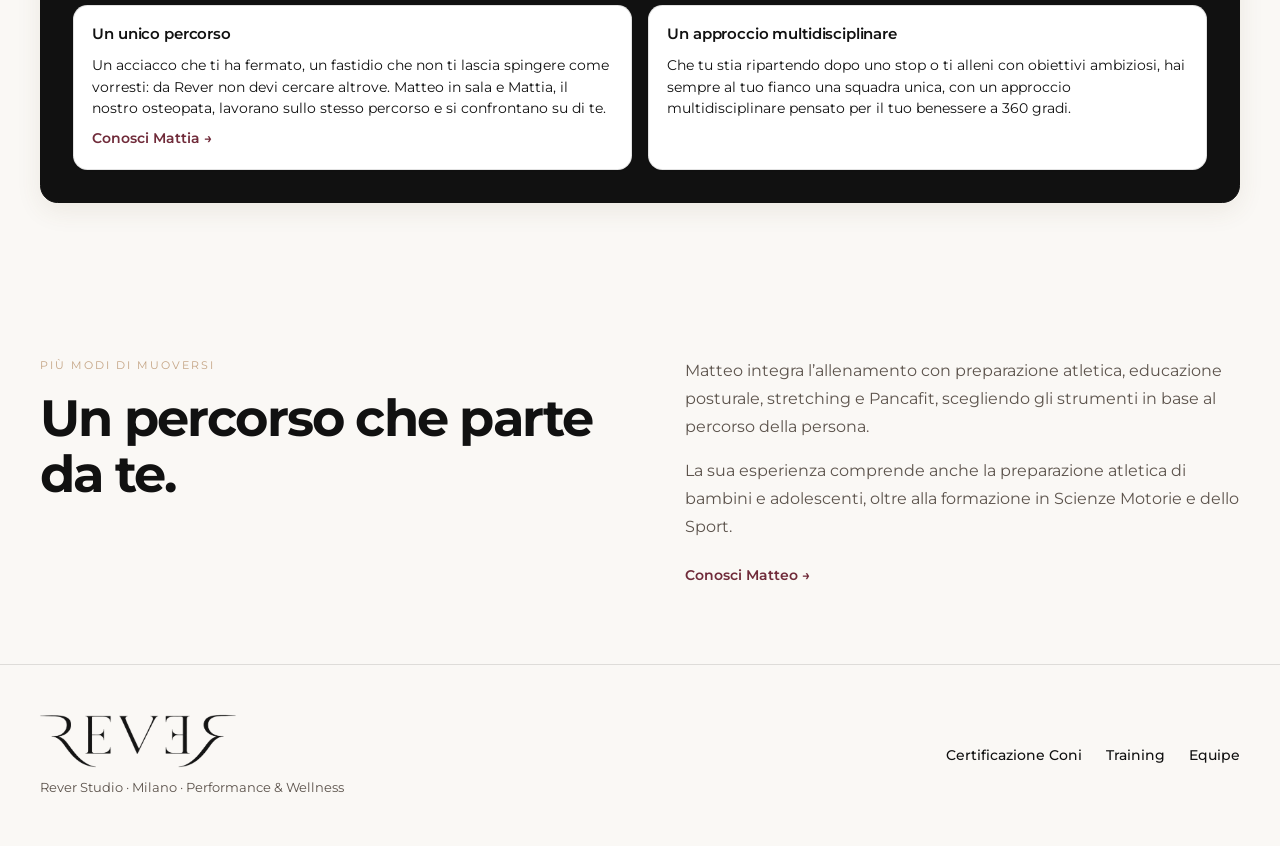
<file: training.html>
<!DOCTYPE html>
<html lang="it">
<head>
  <meta charset="UTF-8" />
  <meta name="viewport" content="width=device-width, initial-scale=1" />
  <title>Personal Training — Studio Rever</title>
  <meta name="description" content="Personal training a cura di Matteo D’Uggento: allenamento funzionale, pesistica e calisthenics a Studio Rever." />
  <link rel="icon" type="image/svg+xml" href="images/favicon.svg" />
  <link rel="preconnect" href="https://fonts.googleapis.com" />
  <link rel="preconnect" href="https://fonts.gstatic.com" crossorigin />
  <link href="https://fonts.googleapis.com/css2?family=Montserrat:wght@400;500;600;700&display=swap" rel="stylesheet" />
  <link rel="stylesheet" href="css/style.css" />
</head>
<body>
  <header class="nav">
    <div class="nav-bar">
      <a class="brand" href="index.html">
        <span class="brand-logo" role="img" aria-label="Rever"><img src="images/rever-logo.png" alt="" /></span>
      </a>
      <nav class="nav-links" aria-label="Principale">
        <a href="index.html">Home</a>
        <a href="formazione.html">Certificazione Coni</a>
        <a href="training.html" class="active" aria-current="page">Training</a>
        <a href="index.html#salute" hidden>Salute</a>
        <a href="index.html#beauty" hidden>Beauty</a>
        <a href="equipe.html">Equipe</a>
        <a href="index.html#approfondimenti" hidden>Approfondimenti</a>
      </nav>
      <div class="nav-actions">
        <a class="cta" href="https://wa.me/39XXXXXXXXXX" target="_blank" rel="noopener">Contattaci</a>
        <button class="nav-toggle" type="button" aria-label="Apri menu" aria-expanded="false">
          <span></span><span></span>
        </button>
      </div>
    </div>
    <nav class="nav-mobile" hidden aria-label="Mobile">
      <a href="index.html">Home</a>
      <a href="formazione.html">Certificazione Coni</a>
      <a href="training.html" class="active" aria-current="page">Training</a>
      <a href="index.html#salute" hidden>Salute</a>
      <a href="index.html#beauty" hidden>Beauty</a>
      <a href="equipe.html">Equipe</a>
      <a href="index.html#approfondimenti" hidden>Approfondimenti</a>
      <a class="cta" href="https://wa.me/39XXXXXXXXXX" target="_blank" rel="noopener">Contattaci</a>
    </nav>
  </header>

  <main class="training-page">
    <section class="training-intro">
      <div class="training-intro-copy">
        <p class="eyebrow">Training · Rever Studio</p>
        <h1>Il tuo percorso, <span>il tuo movimento.</span></h1>
        <p class="training-lead">Personal training a cura di Matteo D’Uggento, con il supporto dell’osteopata Mattia Marinoni, per accompagnarti con attenzione e competenza nel tuo percorso di allenamento.</p>
        <div class="training-coaches">
        <a class="training-coach" href="equipe.html#matteo-name" aria-label="Scopri il profilo di Matteo D’Uggento nell’équipe">
          <img src="images/matteo-ritratto-barba.png" alt="" />
          <span><small>Personal trainer</small><strong>Matteo D’Uggento</strong><span class="training-link">Scopri il profilo <span aria-hidden="true">↗</span></span></span>
        </a>
        </div>
      </div>
    </section>

    <section class="training-method" aria-labelledby="training-method-title">
      <div class="training-container">
        <div class="training-section-heading"><p class="eyebrow">Il nostro approccio</p><h2 id="training-method-title">Allenarsi, con un obiettivo.</h2><p>Percorsi individuali e di gruppo pensati per adulti e ragazzi, tenendo conto dell’età, della preparazione atletica e degli obiettivi di ciascuno.</p></div>
        <div class="training-disciplines">
          <article><span class="training-number" aria-hidden="true">01</span><h3>Allenamento Funzionale</h3><p>Movimenti e lavoro funzionale inseriti in un percorso personalizzato.</p></article>
          <article><span class="training-number" aria-hidden="true">02</span><h3>Pesistica</h3><p>Allenamento con i pesi, adattato alla preparazione e agli obiettivi della persona.</p></article>
          <article><span class="training-number" aria-hidden="true">03</span><h3>Calisthenics</h3><p>Allenamento a corpo libero per esplorare il movimento e il controllo del corpo.</p></article>
        </div>
      </div>
    </section>

    <section class="training-integrated" aria-labelledby="training-integrated-title">
      <div class="training-container">
        <article class="modulo modulo-plus">
          <p class="plus-eyebrow">Approccio integrato</p>
          <header>
            <span class="ore ore-plus"><svg class="icon" aria-hidden="true" focusable="false" viewBox="0 0 24 24" width="16" height="16" fill="none" stroke="currentColor" stroke-width="2" stroke-linecap="round" stroke-linejoin="round"><path d="M16 21v-2a4 4 0 0 0-4-4H6a4 4 0 0 0-4 4v2M22 21v-2a4 4 0 0 0-3-3.87"/><circle cx="9" cy="7" r="4"/><path d="M16 3.13a4 4 0 0 1 0 7.75"/></svg> Training + osteopatia</span>
            <h2 id="training-integrated-title">Una squadra unica al tuo servizio.</h2>
          </header>
          <div class="rami">
            <div class="ramo">
              <h3>Un unico percorso</h3>
              <p>Un acciacco che ti ha fermato, un fastidio che non ti lascia spingere come vorresti: da Rever non devi cercare altrove. Matteo in sala e Mattia, il nostro osteopata, lavorano sullo stesso percorso e si confrontano su di te.</p>
              <a class="training-profile-link" href="equipe.html#mattia-name">Conosci Mattia <span aria-hidden="true">→</span></a>
            </div>
            <div class="ramo">
              <h3>Un approccio multidisciplinare</h3>
              <p>Che tu stia ripartendo dopo uno stop o ti alleni con obiettivi ambiziosi, hai sempre al tuo fianco una squadra unica, con un approccio multidisciplinare pensato per il tuo benessere a 360 gradi.</p>
            </div>
          </div>
        </article>
      </div>
    </section>

    <section class="training-details" aria-labelledby="training-details-title">
      <div class="training-container training-details-layout">
        <div><p class="eyebrow">Più modi di muoversi</p><h2 id="training-details-title">Un percorso che parte da te.</h2></div>
        <div><p>Matteo integra l’allenamento con preparazione atletica, educazione posturale, stretching e Pancafit, scegliendo gli strumenti in base al percorso della persona.</p><p>La sua esperienza comprende anche la preparazione atletica di bambini e adolescenti, oltre alla formazione in Scienze Motorie e dello Sport.</p><a class="training-profile-link" href="equipe.html#matteo-name">Conosci Matteo <span aria-hidden="true">→</span></a></div>
      </div>
    </section>
  </main>
  <footer class="home-footer">
    <div class="home-container home-footer-layout">
      <div class="home-footer-brand">
        <span class="brand-logo" role="img" aria-label="Rever"><img src="images/rever-logo.png" alt="" /></span>
        <p>Rever Studio · Milano · Performance &amp; Wellness</p>
      </div>
      <nav aria-label="Footer">
        <a href="formazione.html">Certificazione Coni</a>
        <a href="training.html">Training</a>
        <a href="equipe.html">Equipe</a>
      </nav>
    </div>
  </footer>
  <script src="js/main.js"></script>
</body>
</html>
</file>
<file: css/style.css>
:root {
  --white: #ffffff;
  --brown: #c4a484;
  --burgundy: #702b3a;
  --burgundy-dark: #4f1b27;
  --brown-light: #e8d5c4;
  --black: #111111;
  --ink: #111111;
  --muted: #5c534c;
  --paper: #ffffff;
  --cream: #faf8f5;
  --line: rgba(17, 17, 17, 0.12);
  --ease: cubic-bezier(0.2, 0, 0, 1);
}

* { box-sizing: border-box; margin: 0; padding: 0; }
html { scroll-behavior: smooth; }
body {
  font-family: "Montserrat", sans-serif;
  background: var(--cream);
  color: var(--ink);
  line-height: 1.5;
  font-weight: 400;
  overflow-x: hidden;
}
a { color: inherit; text-decoration: none; }
button { font: inherit; cursor: pointer; background: none; border: 0; }
img { max-width: 100%; height: auto; }

.nav {
  position: sticky;
  top: 0;
  z-index: 20;
  padding: 0;
  background: rgba(255, 252, 248, 0.95);
  border-bottom: 1px solid var(--line);
  backdrop-filter: blur(12px);
}
.nav-bar {
  max-width: 1232px;
  margin: 0 auto;
  display: flex;
  align-items: center;
  gap: 12px;
  padding: 16px 16px;
  background: transparent;
  border: none;
  border-radius: 0;
}
.brand {
  display: flex;
  align-items: center;
  gap: 10px;
  min-width: 0;
  flex: 1;
}
.brand-logo {
  height: 26px;
  width: auto;
  display: block;
  flex-shrink: 0;
}
.brand-text {
  font-family: "Montserrat", sans-serif;
  font-size: 0.82rem;
  font-weight: 500;
  letter-spacing: 0.06em;
  line-height: 1.15;
  color: var(--ink);
  white-space: nowrap;
  overflow: hidden;
  text-overflow: ellipsis;
}

.nav-links {
  display: none;
  margin-left: auto;
  align-items: center;
  gap: 4px;
}
.nav-links a {
  padding: 8px 12px;
  font-size: 0.84rem;
  letter-spacing: 0.04em;
  border-radius: 999px;
}
/* Voci dell'header: stessa forma a pillola del pulsante CTA in hover, click (active/focus) e pagina attiva. */
.nav-links a, .nav-mobile a:not(.cta) { border-radius: 999px; transition: background-color 0.2s var(--ease), color 0.2s var(--ease); }
.nav-links a:hover, .nav-mobile a:not(.cta):hover { background: rgba(196, 164, 132, 0.25); color: var(--brown); }
.nav-links a:active, .nav-mobile a:not(.cta):active { background: rgba(196, 164, 132, 0.4); color: var(--brown); }
.nav-links a:focus-visible, .nav-mobile a:focus-visible, .nav .cta:focus-visible, .nav-toggle:focus-visible, .brand:focus-visible { outline: 2px solid var(--burgundy); outline-offset: 2px; }
.brand:focus-visible { border-radius: 999px; }
.nav-links a:focus:not(:focus-visible), .nav-mobile a:focus:not(:focus-visible) { outline: none; }

.nav-actions { display: flex; align-items: center; gap: 6px; margin-left: auto; flex-shrink: 0; }
.nav-links + .nav-actions { margin-left: 0; }

.cta {
  display: inline-flex;
  align-items: center;
  justify-content: center;
  padding: 9px 14px;
  border-radius: 999px;
  background: var(--burgundy);
  color: #fff;
  font-size: 0.78rem;
  letter-spacing: 0.05em;
  text-transform: uppercase;
  white-space: nowrap;
}
.cta:hover { background: var(--burgundy-dark); }

.nav-toggle {
  width: 38px;
  height: 38px;
  position: relative;
  border-radius: 999px;
  border: 1px solid var(--line);
  flex-shrink: 0;
}
.nav-toggle span {
  position: absolute;
  left: 10px;
  right: 10px;
  height: 1.5px;
  background: var(--ink);
}
.nav-toggle span:first-child { top: 14px; }
.nav-toggle span:last-child { bottom: 14px; }
.nav-toggle[aria-expanded="true"] span:first-child { top: 18px; transform: rotate(45deg); }
.nav-toggle[aria-expanded="true"] span:last-child { bottom: 18px; transform: rotate(-45deg); }

.nav-mobile {
  max-width: 1180px;
  margin: 8px auto 0;
  display: flex;
  flex-direction: column;
  gap: 4px;
  padding: 12px;
  background: var(--paper);
  border: 1px solid var(--line);
  border-radius: 1.2rem;
}
.nav-mobile[hidden] { display: none; }
.nav-mobile a { padding: 12px 12px; text-align: center; }
.nav-mobile .cta { margin-top: 6px; }

.hero {
  min-height: 70vh;
  display: flex;
  flex-direction: column;
  align-items: center;
  justify-content: center;
  text-align: center;
  padding: 6rem 16px 3rem;
  background: var(--cream);
  color: var(--ink);
}
.hero-logo { width: min(420px, 80vw); height: auto; margin-bottom: 1.2rem; }
.eyebrow {
  letter-spacing: 0.18em;
  text-transform: uppercase;
  font-size: 0.7rem;
  color: var(--brown);
  margin-bottom: 0.5rem;
}
h1 {
  font-family: "Montserrat", sans-serif;
  font-weight: 500;
  font-size: clamp(1.8rem, 6vw, 3.2rem);
  line-height: 1.15;
}
.block { min-height: 10vh; }
.studio-preview { width: min(1080px, 92vw); margin: 0 auto 3rem; }
.studio-preview img {
  width: 100%;
  display: block;
  border-radius: 1rem;
  border: 1px solid var(--line);
}

@media (min-width: 1180px) {
  .nav-links { display: flex; }
  .nav-toggle { display: none; }
  .brand-logo { height: 32px; }
  .brand-text { font-size: 0.92rem; }
  .nav { padding: 0; }
  .nav-bar { padding: 16px 16px; gap: 20px; }
  .hero { min-height: 78vh; padding: 7rem 20px 4rem; }
}

.formazione { padding: 4rem 16px 3rem; background: var(--cream); }
.formazione .container { max-width: 900px; margin: 0 auto; }
.formazione h2 {
  font-family: "Montserrat", sans-serif;
  font-weight: 500;
  font-size: clamp(1.7rem, 5vw, 2.8rem);
  margin: 0.4rem 0 0.8rem;
  color: var(--black);
}
.formazione .lead { color: var(--muted); margin-bottom: 1.5rem; font-size: 1rem; }
.formazione .punti { list-style: none; display: flex; flex-direction: column; gap: 1rem; }
.formazione .punti li {
  padding: 1rem 1.1rem;
  background: var(--cream);
  border-left: 4px solid var(--brown);
  border-radius: 0.6rem;
  line-height: 1.55;
}
.formazione .punti strong { color: var(--black); }

/* Pagina formazione */
.page-hero { padding: 6rem 16px 2.5rem; text-align: center; background: var(--cream); }
.page-hero h1 { font-size: clamp(1.9rem, 6vw, 3.4rem); font-weight: 700; letter-spacing: -0.02em; }
.programma { padding: 1.5rem 16px 4rem; background: var(--cream); }
.programma .container { max-width: 1000px; margin: 0 auto; display: flex; flex-direction: column; gap: 2rem; }
.modulo { background: var(--white); border: 1px solid var(--line); border-radius: 1.1rem; padding: 1.3rem 1.2rem 1.5rem; }
.modulo header { display: flex; align-items: center; gap: 0.8rem; margin-bottom: 1.2rem; flex-wrap: wrap; }
.modulo .ore { background: var(--brown); color: var(--white); font-size: 0.72rem; font-weight: 700; letter-spacing: 0.08em; text-transform: uppercase; padding: 4px 10px; border-radius: 999px; }
.modulo h2 { font-size: 1.3rem; font-weight: 700; letter-spacing: -0.01em; }

.rami {
  display: grid;
  grid-template-columns: 1fr;
  gap: 1rem;
}
@media (min-width: 720px) {
  .rami { grid-template-columns: 1fr 1fr; }
  .rami-3 { grid-template-columns: 1fr 1fr; }
  .rami-3 .ramo:last-child { grid-column: 1 / -1; }
}
.ramo {
  background: #fff;
  padding: 1.1rem 1.15rem 1.2rem;
  border-radius: 0.9rem;
  border: 1px solid var(--line);
  box-shadow: 0 1px 2px rgba(17,17,17,0.03);
  transition: box-shadow 0.2s var(--ease);
}
.ramo:hover { box-shadow: 0 4px 16px rgba(17,17,17,0.06); }
.ramo h3 {
  font-size: 0.95rem;
  font-weight: 600;
  margin-bottom: 0.55rem;
  color: var(--black);
  letter-spacing: -0.01em;
}
.ramo ul {
  padding-left: 1.1rem;
  display: flex;
  flex-direction: column;
  gap: 0.35rem;
  list-style: disc;
}
.ramo li {
  font-size: 0.88rem;
  line-height: 1.45;
  color: var(--ink);
}
.teaser { padding: 3rem 16px; text-align: center; background: var(--cream); }
.teaser .container { max-width: 720px; margin: 0 auto; }
.teaser h2 { font-size: clamp(1.6rem, 5vw, 2.4rem); font-weight: 700; margin: 0.4rem 0 0.7rem; }
.teaser .lead { margin-bottom: 1.4rem; }
.nav-links a.active { background: rgba(196, 164, 132, 0.25); color: var(--brown); font-weight: 600; }

/* Pagina equipe */
.equipe { padding: 1.5rem 16px 4rem; background: var(--cream); }
.equipe .container { max-width: 900px; margin: 0 auto; }
.member {
  background: var(--white);
  border: 1px solid var(--line);
  border-radius: 1.1rem;
  padding: 1.5rem;
  display: flex;
  gap: 1.5rem;
  align-items: flex-start;
}
.member img {
  width: 160px;
  height: 160px;
  border-radius: 50%;
  object-fit: cover;
  flex-shrink: 0;
  border: 1px solid var(--line);
}
.member-info h2 { font-size: 1.5rem; font-weight: 700; margin-bottom: 0.3rem; }
.member .role { color: var(--brown); font-weight: 600; letter-spacing: 0.04em; text-transform: uppercase; font-size: 0.82rem; margin-bottom: 0.8rem; }
.member-info p { margin-bottom: 0.7rem; color: var(--ink); font-size: 0.95rem; }

@media (max-width: 680px) {
  .member {
    flex-direction: column;
    align-items: center;
    text-align: center;
    padding: 1.4rem 1.2rem;
  }
  .member img {
    width: 180px;
    height: 180px;
    margin-bottom: 0.5rem;
  }
  .member-info h2 { font-size: 1.4rem; }
  .nav-bar { gap: 8px; padding: 14px 16px; }
  .brand-text { font-size: 0.75rem; }
  .cta { padding: 8px 12px; font-size: 0.72rem; }
  .page-hero { padding: 5rem 16px 2rem; }
  .hero { padding: 5rem 16px 2.5rem; }
}

@media (max-width: 480px) {
  .brand-text { display: none; }
  .member img { width: 160px; height: 160px; }
  .nav { top: 0; }
}

/* CV sintetico con icone */
.cv-list {
  list-style: none;
  padding: 0;
  margin: 0.6rem 0 0;
  display: flex;
  flex-direction: column;
  gap: 0.7rem;
}
.cv-list li {
  display: flex;
  align-items: flex-start;
  gap: 0.65rem;
  font-size: 0.95rem;
  line-height: 1.45;
  color: var(--ink);
}
.cv-list .icon {
  flex-shrink: 0;
  font-size: 1.15rem;
  line-height: 1.3;
  margin-top: 0.05rem;
}
@media (max-width: 680px) {
  .cv-list li { justify-content: center; text-align: left; }
}

/* SVG icons consistent across OS */
.icon {
  display: inline-flex;
  align-items: center;
  justify-content: center;
  flex-shrink: 0;
}
.cv-list .icon {
  width: 1.25em;
  height: 1.25em;
  color: var(--brown);
  margin-top: 0.08rem;
}
.ore {
  display: inline-flex;
  align-items: center;
  gap: 0.35em;
}
.ore .icon {
  width: 1.15em;
  height: 1.15em;
  color: #fff;
  stroke: #fff;
  flex-shrink: 0;
}

/* Il titolare apre la pagina con un profilo più ampio. */
.equipe .container { display: flex; flex-direction: column; gap: 2rem; }
.member-info { min-width: 0; }
.member-owner { border-top: 4px solid var(--brown); padding: clamp(1.4rem, 4vw, 2.5rem); }
.member-owner .member-info h2 { font-size: clamp(1.6rem, 4vw, 2.1rem); }
.member-owner .member-intro { font-size: 1.05rem; line-height: 1.65; }
.member-owner .cv-list { margin-top: 1.4rem; }
.member-document { margin-top: 1.4rem; }
.member-owner .eyebrow { color: var(--muted); font-size: 0.7rem; }

/* Logo con sfondo trasparente, mostrato per intero. */
.brand-logo, .hero-logo { display: block; aspect-ratio: 1181 / 331; }
.brand-logo { width: 150px; height: auto; }
.hero-logo { width: min(420px, 80vw); height: auto; }
.brand-logo img, .hero-logo img { display: block; width: 100%; height: auto; }
.modulo .ore { width: 30px; height: 30px; padding: 0; justify-content: center; border-radius: 50%; }
@media (min-width: 980px) { .brand-logo { width: 200px; height: auto; } }

.member .matteo-portrait { object-position: 50% 35%; }

.marinoni-frame { display: block; width: 160px; height: 160px; border-radius: 50%; overflow: hidden; flex-shrink: 0; border: 1px solid var(--line); }
.member .marinoni-frame img { display: block; width: 100%; height: 100%; border: 0; border-radius: 0; transform: scale(1.2); transform-origin: 50% 0%; }
@media (min-width: 481px) and (max-width: 680px) { .marinoni-frame { width: 180px; height: 180px; margin-bottom: 0.5rem; } }

.modulo .ore-plus { width: auto; height: auto; padding: 4px 10px; border-radius: 999px; }
.modulo-plus .ramo { color: var(--ink); }
.modulo-plus .ramo p { font-size: 0.88rem; line-height: 1.55; }

.download-programma { margin-top: 1.2rem; }
.modulo-plus { background: var(--black); color: var(--white); border: 1px solid var(--black); padding: clamp(1.5rem, 3vw, 2rem); box-shadow: 0 8px 26px rgba(100, 73, 49, 0.09); }
.modulo-plus h2 { font-size: clamp(1.35rem, 3vw, 1.8rem); }
.modulo-plus .ore-plus { background: var(--white); color: var(--black); }
.modulo-plus .ore-plus .icon { color: var(--black); stroke: currentColor; }
.plus-eyebrow { color: var(--white); font-size: 0.72rem; font-weight: 700; letter-spacing: 0.1em; text-transform: uppercase; margin-bottom: 0.75rem; }

/* Foto dello studio sotto la hero. */
.hero-content { display: flex; flex-direction: column; align-items: center; }
.hero-photo { position: relative; width: min(840px, 92vw); margin: 0 auto 3rem; overflow: hidden; border-radius: 1rem; background: var(--black); }
.hero-photo img { display: block; width: 100%; height: auto; filter: blur(2px); }
.hero-photo::after { content: ""; position: absolute; inset: 0; background: rgba(0, 0, 0, 0.55); pointer-events: none; }

/* Capitoli del programma, in sequenza verticale. */
.programma .modulo:not(.modulo-plus) .rami { grid-template-columns: 1fr; }
.programma .modulo:not(.modulo-plus) .ramo { grid-column: auto; }
.programma .modulo:not(.modulo-plus) .ramo h3 { margin-bottom: 0; }
.service-section { scroll-margin-top: 5rem; }

/* Le card del corso si affiancano sui display ampi. */
.programma .container { display: grid; grid-template-columns: 1fr; align-items: start; }
.programma .modulo-plus { grid-column: 1 / -1; }
.chapter-list { padding-left: 1.2rem; display: flex; flex-direction: column; gap: 0.65rem; }
.chapter-list li { padding-left: 0.1rem; font-size: 0.95rem; line-height: 1.5; }
@media (min-width: 720px) { .programma .container { grid-template-columns: repeat(2, minmax(0, 1fr)); } }
@media (min-width: 1180px) { .nav-links a { padding: 8px 7px; font-size: 0.8rem; } }

/* Sei card in due file da tre, adattate agli schermi piccoli. */
.programma .container { display: flex; max-width: 1200px; }
.chapter-cards { display: grid; width: 100%; grid-template-columns: 1fr; gap: 1rem; align-items: stretch; }
.chapter-cards .modulo { min-width: 0; }
@media (min-width: 600px) { .chapter-cards { grid-template-columns: repeat(2, minmax(0, 1fr)); } }
@media (min-width: 980px) { .chapter-cards { grid-template-columns: repeat(3, minmax(0, 1fr)); } }

/* Collegamento al profilo del formatore. */
.course-trainer { display: flex; width: fit-content; align-items: center; gap: 0.65rem; margin: 1.2rem auto 0; text-align: left; border-radius: 999px; }
.course-trainer img { width: 48px; height: 48px; object-fit: cover; object-position: 50% 35%; border-radius: 50%; border: 1px solid var(--line); }
.course-trainer span { display: block; }
.course-trainer-label { color: var(--muted); font-size: 0.72rem; }
.course-trainer strong { display: block; font-size: 0.88rem; }
.course-trainer:hover strong { color: var(--burgundy); text-decoration: underline; }
.course-trainer:focus-visible { outline: 3px solid var(--burgundy); outline-offset: 4px; }
#matteo-name, #mattia-name { scroll-margin-top: 5rem; }

/* Pagina personal training */
.training-page { background: var(--cream); }
.training-intro { max-width: 1440px; margin: 0 auto; padding: clamp(2rem, 5vw, 5rem) clamp(1rem, 4vw, 4rem); display: grid; grid-template-columns: 1fr 0.9fr; gap: clamp(2rem, 5vw, 5rem); align-items: center; }
.training-intro-copy { max-width: 660px; }
.training-intro h1 { font-size: clamp(2.7rem, 5.5vw, 5.2rem); font-weight: 700; letter-spacing: -0.045em; line-height: 1.05; }
.training-intro h1 span { display: block; color: var(--ink); }
.training-lead { margin-top: 1.5rem; max-width: 36rem; font-size: clamp(1rem, 1.4vw, 1.15rem); line-height: 1.7; color: var(--muted); }
.training-coach { display: inline-flex; align-items: center; gap: 0.9rem; margin-top: 2rem; padding: 0.55rem 1.1rem 0.55rem 0.55rem; border: 1px solid var(--line); border-radius: 999px; background: var(--white); }
.training-coach img { width: 58px; height: 58px; border-radius: 50%; object-fit: cover; object-position: 50% 35%; }
.training-coach small, .training-coach strong, .training-link { display: block; }
.training-coach small { color: var(--muted); font-size: 0.7rem; }
.training-coach strong { font-size: 0.88rem; }
.training-link, .training-profile-link { color: var(--burgundy); font-size: 0.78rem; font-weight: 600; }
.training-coach:hover .training-link, .training-profile-link:hover { text-decoration: underline; }
.training-coach:focus-visible, .training-profile-link:focus-visible { outline: 3px solid var(--burgundy); outline-offset: 4px; }
.training-photo { border-radius: 1.3rem; overflow: hidden; background: #e8d5c4; }
.training-photo img { display: block; width: 100%; height: auto; }
.training-method { padding: clamp(3.5rem, 6vw, 6rem) 1rem; background: var(--cream); }
.training-container { max-width: 1200px; margin: 0 auto; }
.training-section-heading { max-width: 730px; margin-bottom: 2rem; }
.training-section-heading h2, .training-details h2 { font-size: clamp(2rem, 4vw, 3.4rem); letter-spacing: -0.035em; line-height: 1.1; }
.training-section-heading > p:last-child { color: var(--muted); margin-top: 1rem; line-height: 1.7; }
.training-disciplines { display: grid; grid-template-columns: repeat(3, minmax(0, 1fr)); gap: 1rem; }
.training-disciplines article { border: 1px solid var(--line); border-radius: 1rem; background: var(--white); padding: clamp(1.3rem, 2.5vw, 2rem); min-height: 235px; }
.training-number { display: block; color: var(--brown); font-size: 0.75rem; font-weight: 700; letter-spacing: 0.12em; margin-bottom: 2rem; }
.training-disciplines h3 { font-size: clamp(1.1rem, 1.7vw, 1.35rem); line-height: 1.25; margin-bottom: 0.8rem; }
.training-disciplines p { color: var(--muted); font-size: 0.9rem; line-height: 1.6; }
.training-details { padding: clamp(3.5rem, 6vw, 6rem) 1rem; }
.training-integrated { padding: clamp(1rem, 2vw, 2rem) 1rem clamp(3.5rem, 6vw, 6rem); }
.training-details-layout { display: grid; grid-template-columns: 1fr 1fr; gap: clamp(2rem, 7vw, 6rem); }
.training-details-layout > div:last-child p { color: var(--muted); line-height: 1.75; margin-bottom: 1rem; }
.training-profile-link { display: inline-block; margin-top: 0.5rem; font-size: 0.9rem; }
@media (max-width: 720px) {
  .training-intro, .training-details-layout { grid-template-columns: 1fr; }
  .training-intro { padding-top: 3.5rem; }
  .training-photo { max-width: 540px; }
  .training-disciplines { grid-template-columns: 1fr; }
  .training-disciplines article { min-height: 0; }
  .training-number { margin-bottom: 1.2rem; }
}

/* Pagina certificazione: gerarchia visiva condivisa con Training. */
.cert-page { background: var(--cream); }
.cert-intro { max-width: 1440px; margin: 0 auto; padding: clamp(3rem, 6vw, 5rem) clamp(1rem, 4vw, 4rem); display: grid; grid-template-columns: minmax(0, 1fr); gap: clamp(2rem, 5vw, 5rem); align-items: center; }
.cert-intro-copy { max-width: 660px; }
.cert-intro h1 { font-size: clamp(2.7rem, 5.5vw, 5.2rem); font-weight: 700; letter-spacing: -0.045em; line-height: 1.05; }
.cert-intro h1 span { display: block; }
.cert-lead { margin-top: 1.5rem; max-width: 36rem; font-size: clamp(1rem, 1.4vw, 1.15rem); line-height: 1.7; color: var(--muted); }
.cert-intro .training-coach { margin-top: 1.7rem; }
.cert-actions { display: flex; align-items: center; flex-wrap: wrap; gap: 1rem 1.5rem; margin-top: 1.7rem; }
.cert-actions .cta { white-space: normal; text-align: center; }
.cert-program-link { color: var(--burgundy); font-size: 0.85rem; font-weight: 600; }
.cert-program-link:hover { text-decoration: underline; }
.cert-program-link:focus-visible { outline: 3px solid var(--burgundy); outline-offset: 4px; }
.cert-cover { min-height: 490px; border-radius: 1.3rem; padding: clamp(1.5rem, 3vw, 2.5rem); background: #e8d5c4; display: flex; flex-direction: column; justify-content: space-between; }
.cert-cover-kicker, .cert-cover-footer { text-transform: uppercase; letter-spacing: 0.12em; font-size: 0.7rem; font-weight: 700; }
.cert-cover-main { padding: 2rem 0; }
.cert-cover-main > span { display: block; font-size: 1rem; letter-spacing: 0.2em; font-weight: 600; }
.cert-cover-main strong { display: block; font-size: clamp(6rem, 11vw, 10rem); letter-spacing: -0.08em; line-height: 0.9; font-weight: 700; }
.cert-cover-main strong span { font-size: 0.38em; vertical-align: top; letter-spacing: 0; }
.cert-cover-main p { margin-top: 1.2rem; font-size: 1.1rem; line-height: 1.4; }
.cert-cover-footer { display: flex; justify-content: space-between; gap: 1rem; border-top: 1px solid rgba(17,17,17,.25); padding-top: 1rem; }
.cert-page .programma { max-width: 1440px; margin: 0 auto; padding: clamp(2rem, 4vw, 4rem) clamp(1rem, 4vw, 4rem) 5rem; scroll-margin-top: 7rem; }
.cert-page .programma .container { max-width: none; gap: 2rem; }
.cert-chapters-heading { max-width: 730px; margin-top: 1.5rem; }
.cert-chapters-heading h2 { font-size: clamp(2rem, 4vw, 3.4rem); letter-spacing: -0.035em; line-height: 1.1; }
.cert-chapters-heading > p:last-child { color: var(--muted); margin-top: 1rem; line-height: 1.7; }
.cert-page .chapter-cards .modulo { padding: clamp(1.3rem, 2.5vw, 2rem); }
@media (max-width: 720px) {
  .cert-intro { grid-template-columns: 1fr; padding-top: 3.5rem; }
  .cert-cover { min-height: 350px; }
  .cert-cover-main strong { font-size: clamp(6rem, 23vw, 8rem); }
}

/* Visualizzatore PDF nella pagina. */
.pdf-dialog { margin: auto; width: min(760px, 94vw); max-height: 92vh; max-height: 92dvh; padding: 0; border: 0; border-radius: 1rem; background: var(--cream); color: var(--ink); overflow: hidden; }
.pdf-dialog[open] { display: flex; flex-direction: column; }
.pdf-dialog:focus { outline: none; }
.pdf-dialog::backdrop { background: rgba(0, 0, 0, 0.7); }
.pdf-dialog-bar { display: flex; align-items: center; justify-content: space-between; gap: 1rem; padding: 0.7rem 0.8rem 0.7rem 1.1rem; border-bottom: 1px solid var(--line); }
.pdf-dialog-title { font-size: 0.9rem; font-weight: 600; }
.pdf-dialog-close { flex: none; width: 40px; height: 40px; border: 1px solid var(--line); border-radius: 50%; background: transparent; color: inherit; font-size: 1.4rem; line-height: 1; cursor: pointer; transition: background-color 0.2s var(--ease), border-color 0.2s var(--ease), color 0.2s var(--ease); }
.pdf-dialog-close:hover { background: var(--burgundy); border-color: var(--burgundy); color: var(--white); }
.pdf-dialog-close:active { background: var(--burgundy-dark); border-color: var(--burgundy-dark); color: var(--white); }
.pdf-dialog-body { overflow-y: auto; min-height: 200px; overflow-anchor: none; }
.pdf-dialog-body canvas { display: block; width: 100%; height: auto; }
.pdf-dialog-status { padding: 2rem; text-align: center; }

/* Schede dei professionisti nella pagina Training. */
.training-coaches { display: flex; flex-wrap: wrap; gap: 0.75rem; margin-top: 2rem; }
.training-coaches .training-coach { margin-top: 0; }

/* Homepage: porta d'ingresso alle aree dello studio. */
.home { background: var(--cream); }
.home-container { max-width: 1200px; margin: 0 auto; }
.home .eyebrow { margin-bottom: 1rem; }
.home-section { padding: clamp(3rem, 6vw, 5rem) 1rem; scroll-margin-top: 6rem; }
.home h2 { font-size: clamp(2rem, 4vw, 3.4rem); font-weight: 700; letter-spacing: -0.035em; line-height: 1.1; }
.home-hero { display: grid; grid-template-columns: minmax(0, 1fr); gap: clamp(2rem, 6vw, 5rem); align-items: center; max-width: 1232px; margin: 0 auto; padding: clamp(3.5rem, 8vw, 6.5rem) 1rem clamp(3rem, 6vw, 5rem); }
.home-hero h1 { font-size: clamp(2.1rem, 4.9vw, 4.6rem); font-weight: 700; letter-spacing: -0.045em; line-height: 1.02; }
.home-lead { max-width: 34rem; margin-top: 1.5rem; color: var(--muted); font-size: 1.05rem; line-height: 1.7; }
.home-secondary { color: var(--burgundy); font-size: 0.9rem; font-weight: 600; }
.home-secondary:hover { text-decoration: underline; }
.home-areas-section { background: var(--cream); }
.home-doors { display: grid; grid-template-columns: minmax(0, 1.15fr) minmax(0, 1fr); gap: 1.25rem; }
.home-door { display: flex; flex-direction: column; min-height: 230px; padding: clamp(1.4rem, 3vw, 2.4rem); border: 1px solid var(--line); border-radius: 1rem; background: transparent; color: var(--ink); scroll-margin-top: 7rem; transition: border-color 0.2s var(--ease), box-shadow 0.2s var(--ease), background-color 0.2s var(--ease); }
a.home-door:hover { border-color: var(--burgundy); box-shadow: 0 4px 16px rgba(17, 17, 17, 0.06); }
.home-door h3 { font-size: clamp(1.5rem, 2.6vw, 2.2rem); font-weight: 700; letter-spacing: -0.03em; line-height: 1.15; margin-bottom: 0.75rem; }
.home-door p { max-width: 32rem; color: var(--muted); line-height: 1.65; margin-bottom: 1.5rem; }
.home-more { margin-top: auto; color: var(--burgundy); font-size: 0.88rem; font-weight: 600; }
a.home-door:hover .home-more, .home-person:hover .home-more { text-decoration: underline; }
.home-door-featured { grid-row: span 2; background: var(--burgundy); border-color: var(--burgundy); color: var(--white); }
a.home-door-featured:hover { background: var(--burgundy-dark); border-color: var(--burgundy-dark); }
.home-door-featured p { color: rgba(255, 255, 255, 0.88); font-size: 1.05rem; }
.home-door-featured h3 { font-size: clamp(2rem, 4vw, 3.4rem); }
.home-door-featured .home-more { color: var(--white); }
.home-facts { display: flex; flex-wrap: wrap; gap: 0.5rem; margin: 0 0 2rem; padding: 0; list-style: none; }
.home-facts li { padding: 0.35rem 0.75rem; border: 1px solid rgba(255, 255, 255, 0.4); border-radius: 999px; font-size: 0.82rem; }
.home-door-soon { min-height: 0; border-style: dashed; border-color: rgba(17, 17, 17, 0.25); background: transparent; }
.home-door-soon h3 { font-size: clamp(1.15rem, 1.8vw, 1.4rem); letter-spacing: -0.01em; }
.home-door-soon p { margin-bottom: 0; }
.home-soon-label { margin-bottom: 0.7rem; color: var(--muted); font-size: 0.7rem; font-weight: 600; letter-spacing: 0.18em; text-transform: uppercase; }
.home-team-layout { display: grid; grid-template-columns: minmax(0, 1fr) minmax(0, 1fr); gap: clamp(2rem, 7vw, 6rem); align-items: center; }
.home-team-lead { margin: 1.5rem 0 2rem; color: var(--muted); font-size: 1.05rem; line-height: 1.7; }
.home-people { display: grid; gap: 1.25rem; }
.home-person { display: flex; align-items: center; gap: clamp(1rem, 2.5vw, 1.6rem); padding: clamp(1rem, 2vw, 1.4rem); border: 1px solid var(--line); border-radius: 1rem; background: var(--white); color: var(--ink); transition: border-color 0.2s var(--ease); }
.home-person:hover { border-color: var(--burgundy); }
.home-person img { flex: none; width: clamp(84px, 9vw, 116px); height: clamp(84px, 9vw, 116px); border-radius: 50%; object-fit: cover; }
.home-person-matteo { object-position: 50% 35%; }
.home-person-mattia { object-position: 50% 0%; }
.home-person strong, .home-person small { display: block; }
.home-person strong { font-size: clamp(1.05rem, 1.8vw, 1.35rem); }
.home-person small { margin: 0.25rem 0 0.7rem; color: var(--muted); font-size: 0.82rem; }
.home-contact { background: var(--cream); text-align: center; }
.home-contact p { margin: 1.25rem 0 2rem; color: var(--muted); font-size: 1.05rem; line-height: 1.7; }
.home-footer { padding: 3rem 1rem; border-top: 1px solid var(--line); background: var(--cream); }
.home-footer-layout { display: flex; flex-wrap: wrap; align-items: center; justify-content: space-between; gap: 1.5rem; }
.home-footer-brand { display: flex; flex-direction: column; align-items: flex-start; text-align: left; }
.home-footer-brand .brand-logo { margin-left: -2px; }
.home-footer p { margin-top: 0.6rem; color: var(--muted); font-size: 0.82rem; }
.home-footer nav { display: flex; flex-wrap: wrap; gap: 0.5rem 1.5rem; font-size: 0.85rem; font-weight: 500; }
.home-footer nav a:hover { color: var(--burgundy); }
.home-secondary:focus-visible, a.home-door:focus-visible, .home-person:focus-visible, .home-footer a:focus-visible { outline: 3px solid var(--burgundy); outline-offset: 4px; }
@media (max-width: 860px) {
  .home-hero, .home-doors, .home-team-layout { grid-template-columns: minmax(0, 1fr); }
  .home-hero h1 { font-size: clamp(2.1rem, 9.4vw, 4.4rem); }
  .home-door { min-height: 0; }
  .home-door-featured { grid-row: auto; }
}

/* Training: titolo su foto della sala, con velo scuro per il contrasto. */
.training-intro { grid-template-columns: minmax(0, 1fr); min-height: clamp(520px, 78vh, 760px); margin: clamp(0.75rem, 2vw, 1.5rem) auto 0; width: calc(100% - 2 * clamp(1rem, 4vw, 4rem)); max-width: calc(1440px - 2 * clamp(1rem, 4vw, 4rem)); padding: clamp(2.5rem, 6vw, 5rem); border-radius: 1.3rem; overflow: hidden; color: var(--white); background: linear-gradient(90deg, rgba(17, 17, 17, 0.9) 0%, rgba(17, 17, 17, 0.72) 50%, rgba(17, 17, 17, 0.45) 100%), url("../images/reverstudio-sala.webp") center 40% / cover no-repeat; }
.training-intro .eyebrow { color: #e8d5c4; }
.training-intro h1, .training-intro h1 span { color: var(--white); }
.training-intro .training-lead { color: rgba(255, 255, 255, 0.86); }
.training-intro .training-coach { border-color: transparent; color: var(--ink); }
@media (max-width: 860px) {
  .training-intro { padding: 2.5rem 1.5rem; background: linear-gradient(180deg, rgba(17, 17, 17, 0.68) 0%, rgba(17, 17, 17, 0.88) 100%), url("../images/reverstudio-sala.webp") center / cover no-repeat; align-items: end; }
}

/* Home: titolo su foto della sala, stesso velo scuro della pagina Training. */
.home-hero { align-content: stretch; align-items: stretch; width: calc(100% - 2rem); max-width: 1200px; min-height: clamp(460px, 68vh, 680px); margin: clamp(0.75rem, 2vw, 1.5rem) auto 0; padding: clamp(2.5rem, 6vw, 5rem); border-radius: 1.3rem; overflow: hidden; color: var(--white); background: linear-gradient(90deg, rgba(17, 17, 17, 0.94) 0%, rgba(17, 17, 17, 0.82) 50%, rgba(17, 17, 17, 0.62) 100%), url("../images/reverstudio-sala.webp") center 40% / cover no-repeat; }
.home-hero .eyebrow { color: #e8d5c4; }
.home-hero h1 { color: var(--white); }
.home-hero .home-lead { color: rgba(255, 255, 255, 0.86); }
@media (max-width: 860px) {
  .home-hero { padding: 3rem 1.5rem; align-content: stretch; align-items: stretch; background: linear-gradient(180deg, rgba(17, 17, 17, 0.92) 0%, rgba(17, 17, 17, 0.68) 50%, rgba(17, 17, 17, 0.92) 100%), url("../images/reverstudio-sala.webp") center / cover no-repeat; }
}
.home-hero-copy { display: flex; flex-direction: column; height: 100%; }
.home-hero .home-lead { margin-top: auto; padding-top: 2rem; }

/* Ritmo verticale unico per tutte le pagine: ogni sezione ha lo stesso padding sopra e sotto. */
:root { --section-y: clamp(3rem, 6vw, 5rem); }
.home-section, .training-method, .training-integrated, .training-details, .cert-intro, .cert-page .programma, .equipe { padding-top: var(--section-y); padding-bottom: var(--section-y); }
.home-hero, .training-intro { margin-bottom: var(--section-y); }
.home-hero + .home-section, .training-intro + .training-method { padding-top: 0; }
.page-hero { padding: var(--section-y) 16px 0; }
.page-hero + .equipe { padding-top: var(--section-y); }
/* Spaziatura interna uniforme: etichetta → titolo 1rem, titolo → paragrafo 1.5rem. */
main .eyebrow { margin-bottom: 1rem; }
main :is(h1, h2) + p:not(#_) { margin-top: 1.5rem; }
.home-hero .home-lead:not(#_) { margin-top: auto; }
</file>
